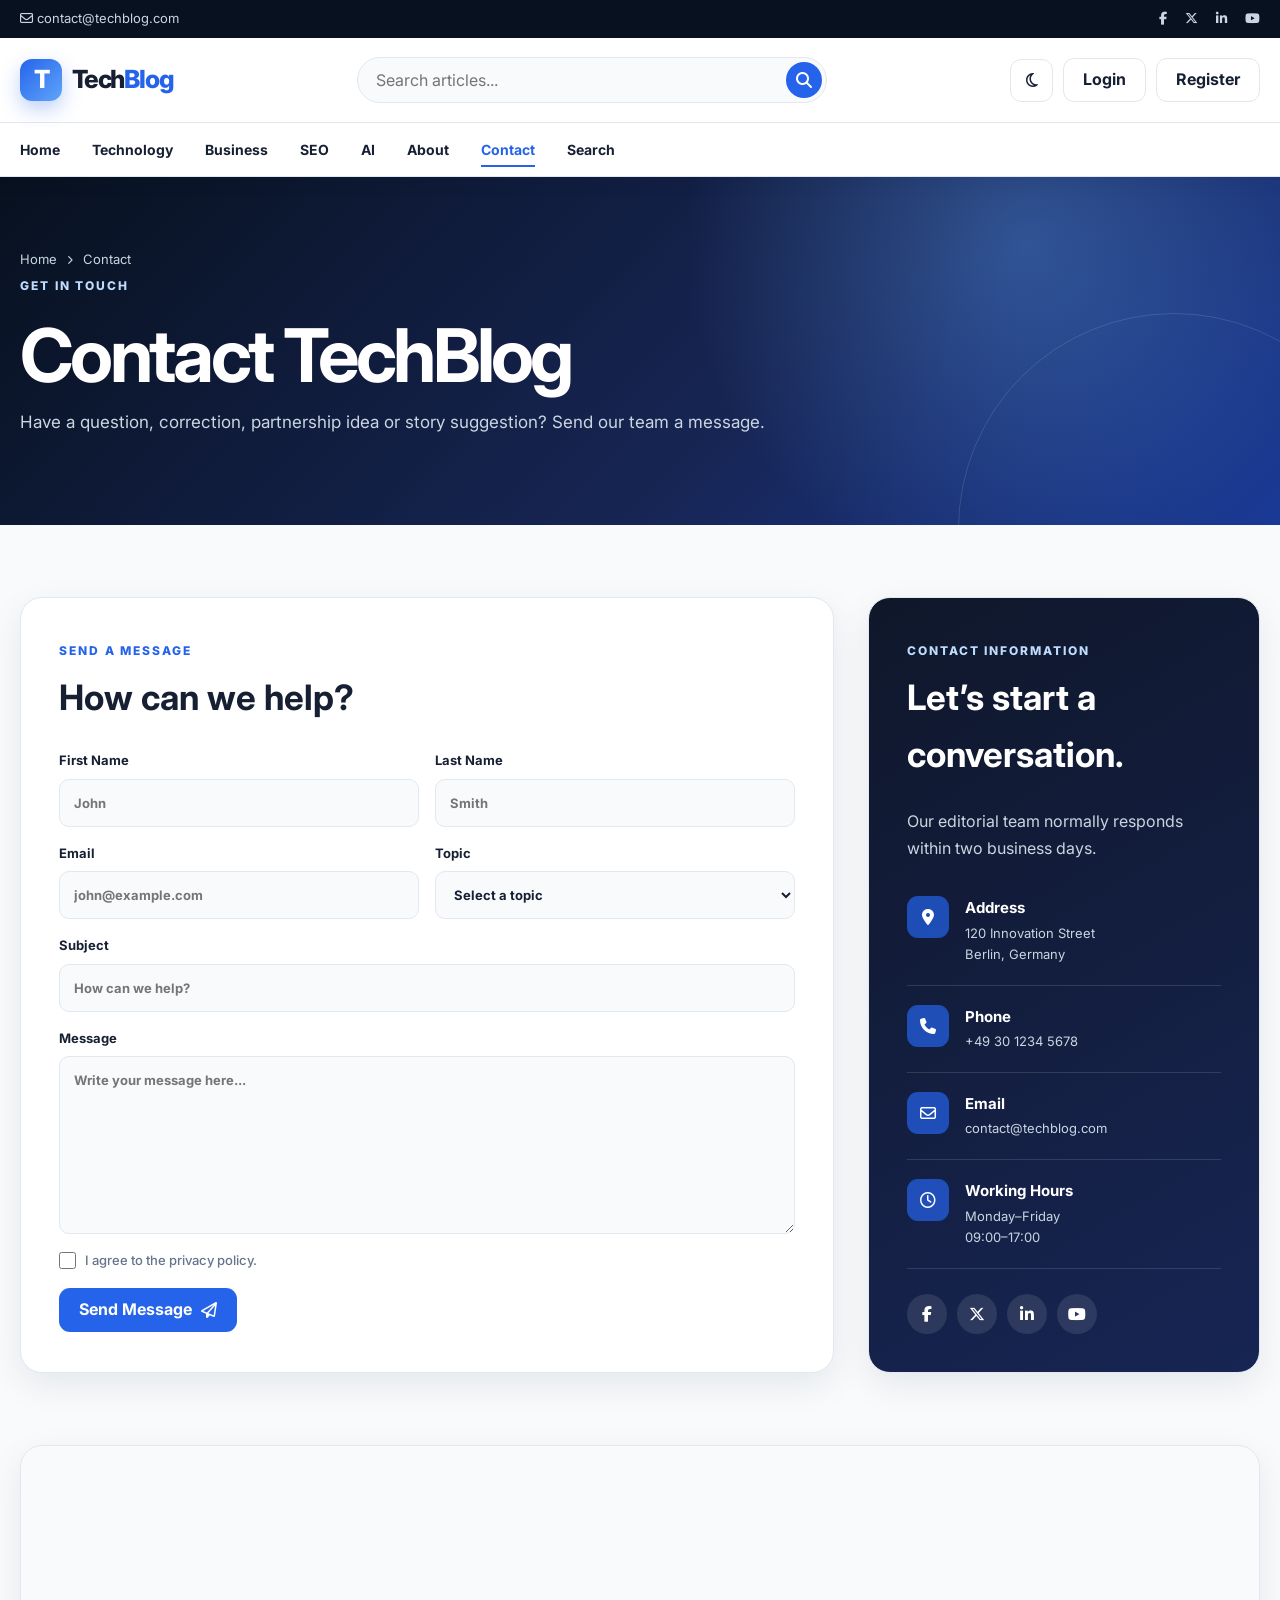
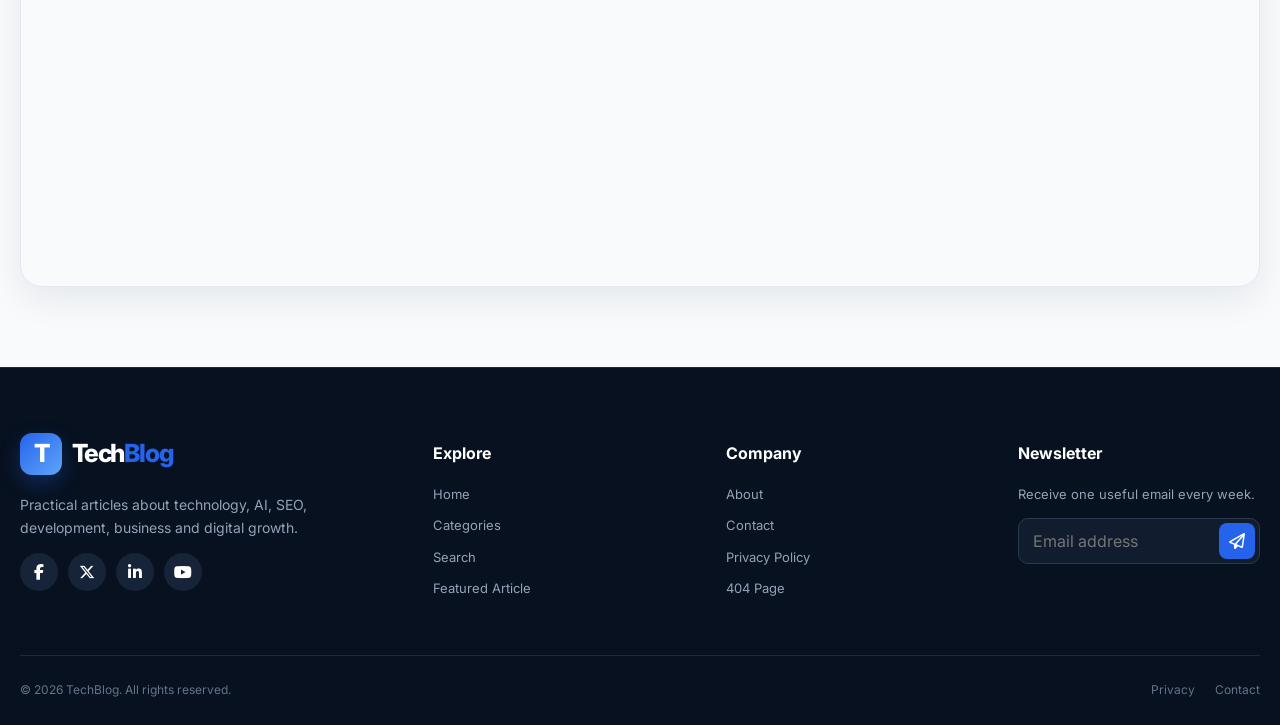
<file: contact.html>
<!-- =========================================================
     contact.html
========================================================= -->

<!DOCTYPE html>
<html lang="en" data-theme="light">

<head>

  <meta charset="UTF-8">

  <meta
    name="viewport"
    content="width=device-width, initial-scale=1.0"
  >

  <meta
    name="description"
    content="Contact TechBlog"
  >

  <title>Contact TechBlog</title>

  <link rel="preconnect" href="https://fonts.googleapis.com">

  <link
    rel="preconnect"
    href="https://fonts.gstatic.com"
    crossorigin
  >

  <link
    href="https://fonts.googleapis.com/css2?family=Inter:wght@400;500;600;700;800&family=Merriweather:wght@400;700&display=swap"
    rel="stylesheet"
  >

  <link
    rel="stylesheet"
    href="https://cdnjs.cloudflare.com/ajax/libs/font-awesome/6.5.2/css/all.min.css"
  >

  <link rel="stylesheet" href="style.css">

  <script src="script.js" defer></script>

</head>

<body data-page="contact">

  <div id="siteHeader"></div>

  <main>

    <section class="page-banner">

      <div class="container">

        <nav class="breadcrumb breadcrumb-light">

          <a href="index.html">
            Home
          </a>

          <i class="fa-solid fa-chevron-right"></i>

          <span>
            Contact
          </span>

        </nav>

        <span class="eyebrow eyebrow-light">
          Get in Touch
        </span>

        <h1>
          Contact TechBlog
        </h1>

        <p>
          Have a question, correction, partnership idea
          or story suggestion? Send our team a message.
        </p>

      </div>

    </section>

    <section class="container contact-layout section-space">

      <div class="contact-form-card">

        <span class="eyebrow">
          Send a Message
        </span>

        <h2>
          How can we help?
        </h2>

        <form id="contactForm">

          <div class="form-row">

            <label>

              First Name

              <input
                name="firstName"
                type="text"
                required
                placeholder="John"
              >

            </label>

            <label>

              Last Name

              <input
                name="lastName"
                type="text"
                required
                placeholder="Smith"
              >

            </label>

          </div>

          <div class="form-row">

            <label>

              Email

              <input
                name="email"
                type="email"
                required
                placeholder="john@example.com"
              >

            </label>

            <label>

              Topic

              <select
                name="topic"
                required
              >

                <option value="">
                  Select a topic
                </option>

                <option value="general">
                  General Question
                </option>

                <option value="correction">
                  Editorial Correction
                </option>

                <option value="partnership">
                  Partnership
                </option>

                <option value="contributor">
                  Write for Us
                </option>

              </select>

            </label>

          </div>

          <label>

            Subject

            <input
              name="subject"
              type="text"
              required
              placeholder="How can we help?"
            >

          </label>

          <label>

            Message

            <textarea
              name="message"
              rows="7"
              required
              placeholder="Write your message here..."
            ></textarea>

          </label>

          <label class="checkbox-label">

            <input
              type="checkbox"
              required
            >

            I agree to the privacy policy.

          </label>

          <button
            class="button button-primary"
            type="submit"
          >
            Send Message

            <i class="fa-regular fa-paper-plane"></i>
          </button>

        </form>

      </div>

      <aside class="contact-info">

        <div class="contact-info-intro">

          <span class="eyebrow eyebrow-light">
            Contact Information
          </span>

          <h2>
            Let’s start a conversation.
          </h2>

          <p>
            Our editorial team normally responds
            within two business days.
          </p>

        </div>

        <article class="contact-info-item">

          <div class="contact-info-icon">
            <i class="fa-solid fa-location-dot"></i>
          </div>

          <div>

            <h3>
              Address
            </h3>

            <p>
              120 Innovation Street
              <br>
              Berlin, Germany
            </p>

          </div>

        </article>

        <article class="contact-info-item">

          <div class="contact-info-icon">
            <i class="fa-solid fa-phone"></i>
          </div>

          <div>

            <h3>
              Phone
            </h3>

            <p>
              <a href="tel:+493012345678">
                +49 30 1234 5678
              </a>
            </p>

          </div>

        </article>

        <article class="contact-info-item">

          <div class="contact-info-icon">
            <i class="fa-regular fa-envelope"></i>
          </div>

          <div>

            <h3>
              Email
            </h3>

            <p>
              <a href="mailto:contact@techblog.com">
                contact@techblog.com
              </a>
            </p>

          </div>

        </article>

        <article class="contact-info-item">

          <div class="contact-info-icon">
            <i class="fa-regular fa-clock"></i>
          </div>

          <div>

            <h3>
              Working Hours
            </h3>

            <p>
              Monday–Friday
              <br>
              09:00–17:00
            </p>

          </div>

        </article>

        <div class="contact-socials">

          <a href="#" aria-label="Facebook">
            <i class="fa-brands fa-facebook-f"></i>
          </a>

          <a href="#" aria-label="Twitter">
            <i class="fa-brands fa-x-twitter"></i>
          </a>

          <a href="#" aria-label="LinkedIn">
            <i class="fa-brands fa-linkedin-in"></i>
          </a>

          <a href="#" aria-label="YouTube">
            <i class="fa-brands fa-youtube"></i>
          </a>

        </div>

      </aside>

    </section>

    <section class="container map-section">

      <iframe
        title="TechBlog office location"
        src="https://www.google.com/maps?q=Berlin%20Germany&z=12&output=embed"
        loading="lazy"
        referrerpolicy="no-referrer-when-downgrade"
      ></iframe>

    </section>

  </main>

  <div id="siteFooter"></div>

  <div
    id="toast"
    class="toast"
    role="status"
    aria-live="polite"
  ></div>

</body>

</html>
</file>
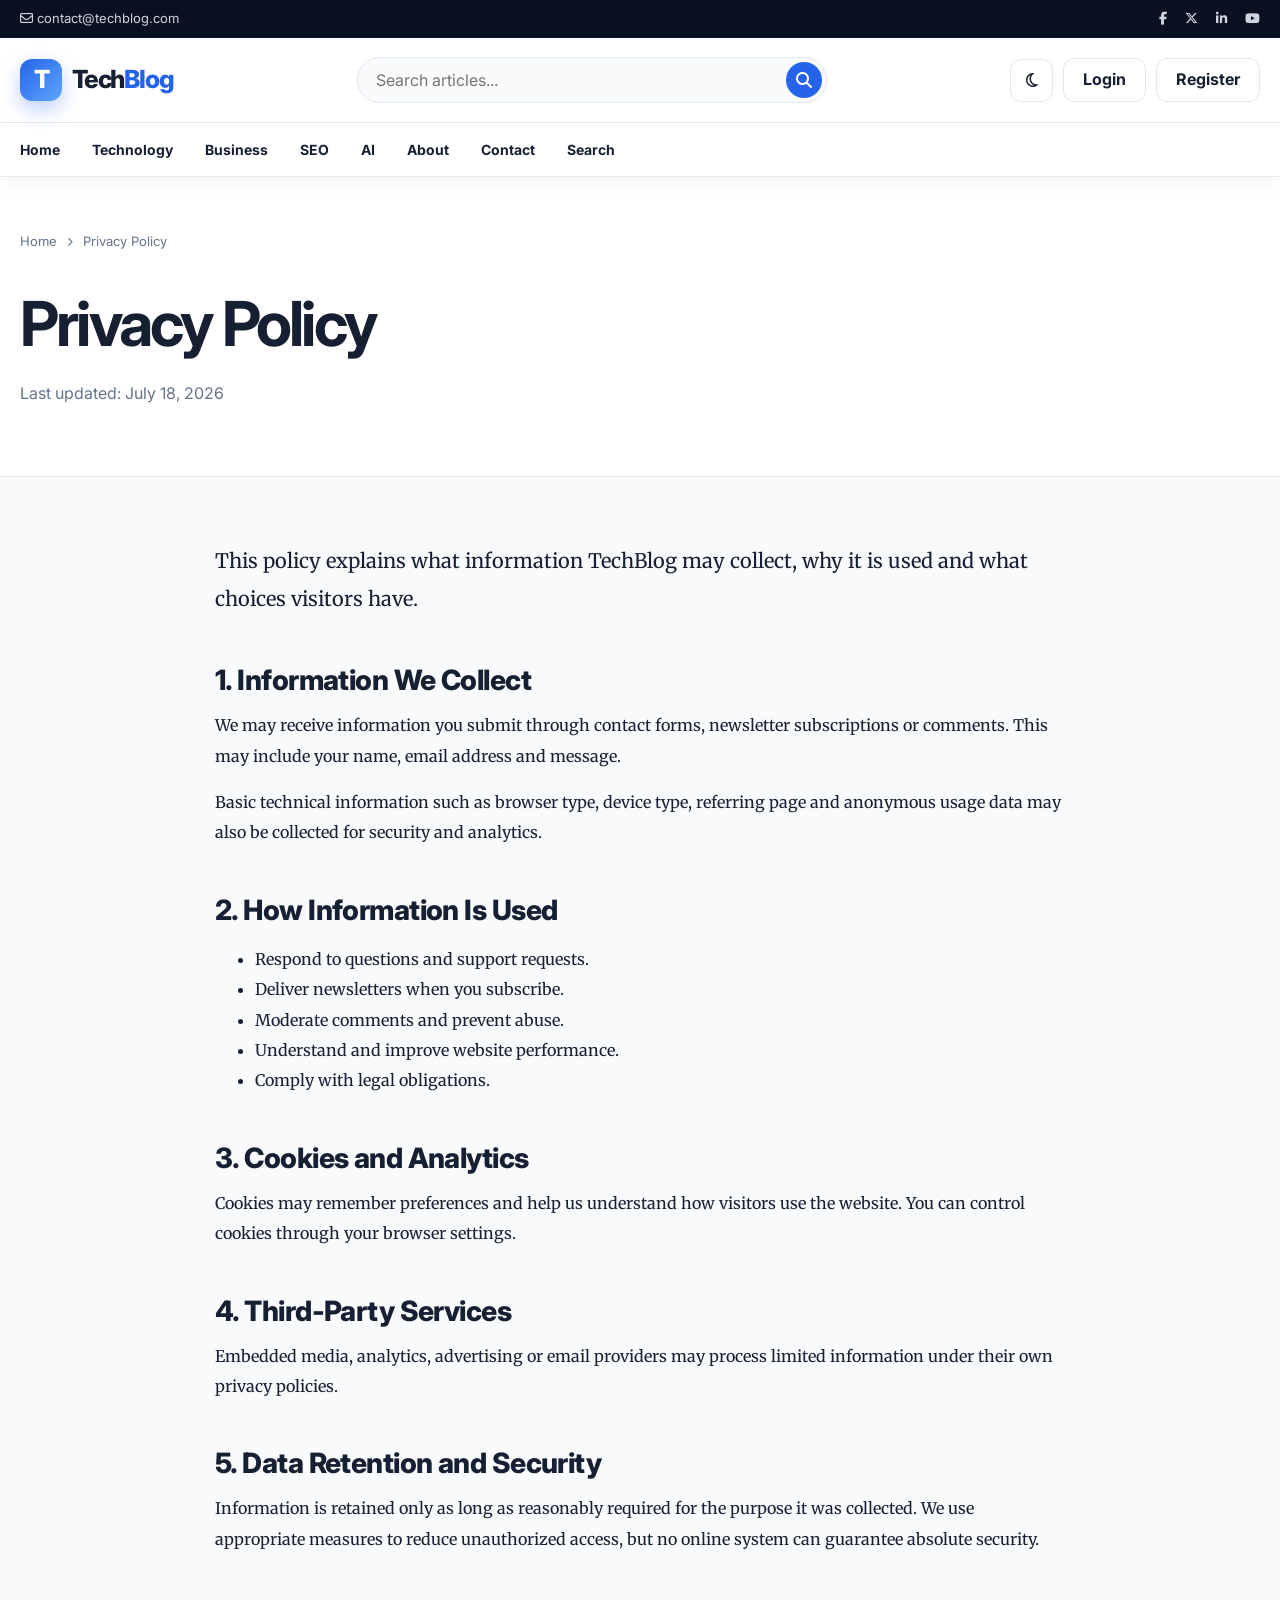
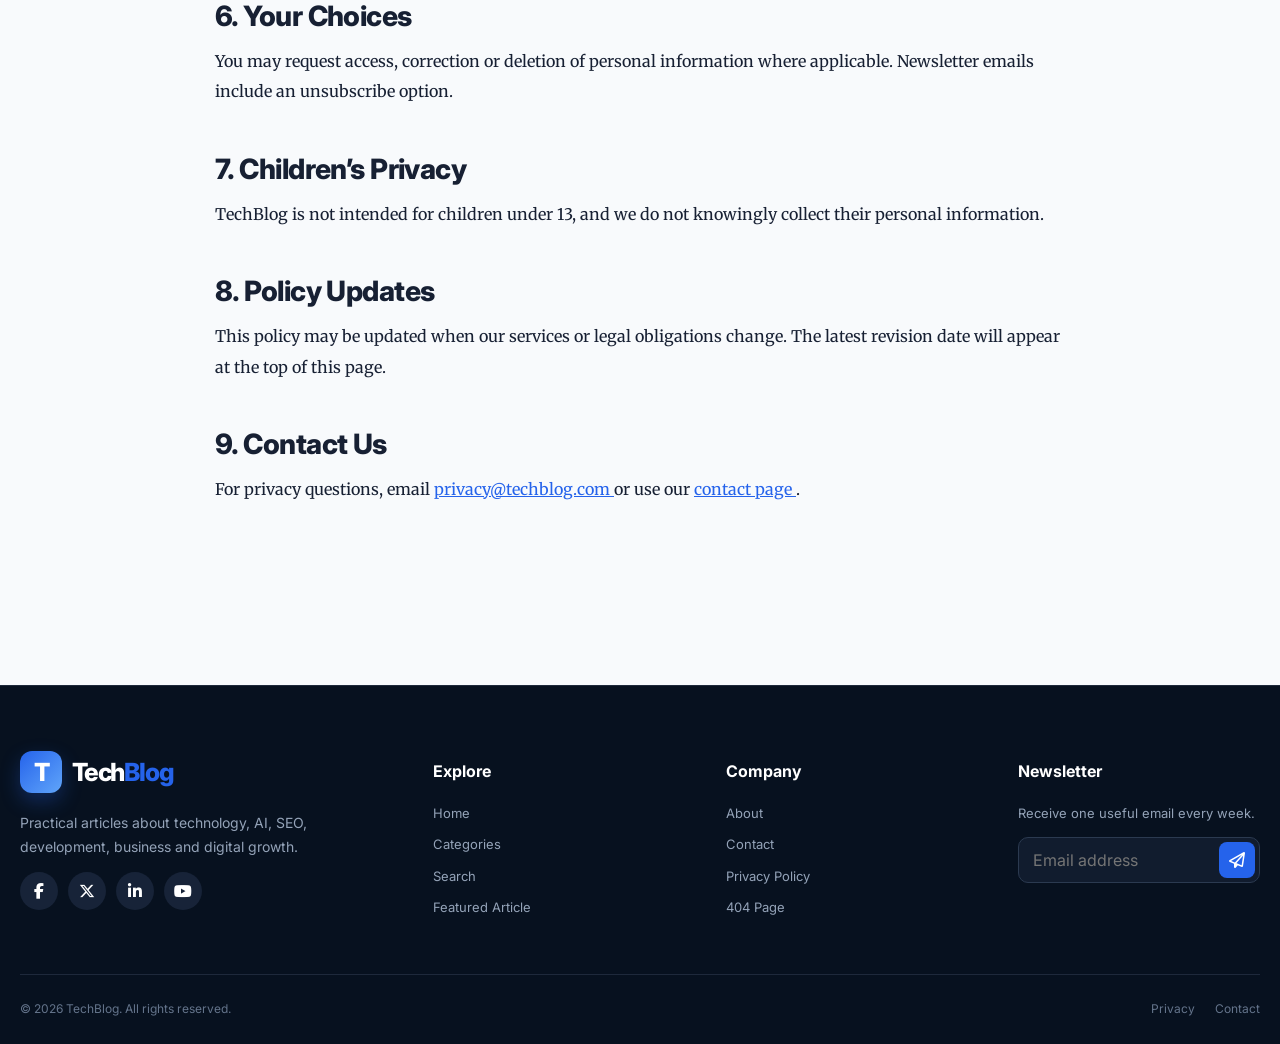
<file: privacy-policy.html>
<!-- =========================================================
     privacy-policy.html
========================================================= -->

<!DOCTYPE html>
<html lang="en" data-theme="light">

<head>

  <meta charset="UTF-8">

  <meta
    name="viewport"
    content="width=device-width, initial-scale=1.0"
  >

  <meta
    name="description"
    content="TechBlog privacy policy"
  >

  <title>Privacy Policy — TechBlog</title>

  <link rel="preconnect" href="https://fonts.googleapis.com">

  <link
    rel="preconnect"
    href="https://fonts.gstatic.com"
    crossorigin
  >

  <link
    href="https://fonts.googleapis.com/css2?family=Inter:wght@400;500;600;700;800&family=Merriweather:wght@400;700&display=swap"
    rel="stylesheet"
  >

  <link
    rel="stylesheet"
    href="https://cdnjs.cloudflare.com/ajax/libs/font-awesome/6.5.2/css/all.min.css"
  >

  <link rel="stylesheet" href="style.css">

  <script src="script.js" defer></script>

</head>

<body data-page="privacy">

  <div id="siteHeader"></div>

  <main>

    <section class="policy-hero">

      <div class="container">

        <nav class="breadcrumb">

          <a href="index.html">
            Home
          </a>

          <i class="fa-solid fa-chevron-right"></i>

          <span>
            Privacy Policy
          </span>

        </nav>

        <h1>
          Privacy Policy
        </h1>

        <p>
          Last updated: July 18, 2026
        </p>

      </div>

    </section>

    <article class="policy-content">

      <p class="lead">
        This policy explains what information TechBlog may
        collect, why it is used and what choices visitors have.
      </p>

      <h2>
        1. Information We Collect
      </h2>

      <p>
        We may receive information you submit through contact
        forms, newsletter subscriptions or comments. This may
        include your name, email address and message.
      </p>

      <p>
        Basic technical information such as browser type,
        device type, referring page and anonymous usage data
        may also be collected for security and analytics.
      </p>

      <h2>
        2. How Information Is Used
      </h2>

      <ul>

        <li>
          Respond to questions and support requests.
        </li>

        <li>
          Deliver newsletters when you subscribe.
        </li>

        <li>
          Moderate comments and prevent abuse.
        </li>

        <li>
          Understand and improve website performance.
        </li>

        <li>
          Comply with legal obligations.
        </li>

      </ul>

      <h2>
        3. Cookies and Analytics
      </h2>

      <p>
        Cookies may remember preferences and help us understand
        how visitors use the website. You can control cookies
        through your browser settings.
      </p>

      <h2>
        4. Third-Party Services
      </h2>

      <p>
        Embedded media, analytics, advertising or email
        providers may process limited information under
        their own privacy policies.
      </p>

      <h2>
        5. Data Retention and Security
      </h2>

      <p>
        Information is retained only as long as reasonably
        required for the purpose it was collected. We use
        appropriate measures to reduce unauthorized access,
        but no online system can guarantee absolute security.
      </p>

      <h2>
        6. Your Choices
      </h2>

      <p>
        You may request access, correction or deletion of
        personal information where applicable. Newsletter
        emails include an unsubscribe option.
      </p>

      <h2>
        7. Children’s Privacy
      </h2>

      <p>
        TechBlog is not intended for children under 13,
        and we do not knowingly collect their personal
        information.
      </p>

      <h2>
        8. Policy Updates
      </h2>

      <p>
        This policy may be updated when our services or
        legal obligations change. The latest revision date
        will appear at the top of this page.
      </p>

      <h2>
        9. Contact Us
      </h2>

      <p>
        For privacy questions, email

        <a href="mailto:privacy@techblog.com">
          privacy@techblog.com
        </a>

        or use our

        <a href="contact.html">
          contact page
        </a>.
      </p>

    </article>

  </main>

  <div id="siteFooter"></div>

  <div
    id="toast"
    class="toast"
    role="status"
    aria-live="polite"
  ></div>

</body>

</html>
</file>
<file: style.css>
/* =========================================================
   style.css
========================================================= */

:root {
  --primary: #2563eb;
  --primary-dark: #1d4ed8;
  --primary-light: #eff6ff;
  --navy: #0f172a;
  --text: #172033;
  --muted: #64748b;
  --border: #e2e8f0;
  --white: #ffffff;
  --surface: #ffffff;
  --surface-2: #f8fafc;
  --surface-3: #eef2f7;
  --success: #16a34a;
  --danger: #dc2626;
  --purple: #7c3aed;
  --shadow: 0 12px 35px rgba(15, 23, 42, 0.08);
  --shadow-lg: 0 24px 70px rgba(15, 23, 42, 0.15);
  --radius: 18px;
}

html[data-theme="dark"] {
  --text: #e5edf8;
  --muted: #9aa9bd;
  --border: #293750;
  --surface: #111c2e;
  --surface-2: #081222;
  --surface-3: #172338;
  --primary-light: rgba(37, 99, 235, 0.15);
  --shadow: 0 12px 35px rgba(0, 0, 0, 0.24);
  --shadow-lg: 0 24px 70px rgba(0, 0, 0, 0.35);
}

* {
  box-sizing: border-box;
}

html {
  scroll-behavior: smooth;
  scroll-padding-top: 155px;
}

body {
  margin: 0;
  overflow-x: hidden;
  color: var(--text);
  background: var(--surface-2);
  font-family: "Inter", Arial, sans-serif;
  line-height: 1.65;
}

body.no-scroll {
  overflow: hidden;
}

img {
  display: block;
  width: 100%;
  max-width: 100%;
}

a {
  color: inherit;
  text-decoration: none;
}

button,
input,
textarea,
select {
  font: inherit;
}

button {
  cursor: pointer;
}

h1,
h2,
h3,
h4,
p {
  margin-top: 0;
}

.container {
  width: min(1240px, calc(100% - 32px));
  margin-inline: auto;
}

.section-space {
  padding-block: 72px;
}

.section-space-small {
  padding-block: 42px 72px;
}

.sr-only {
  position: absolute;
  width: 1px;
  height: 1px;
  padding: 0;
  overflow: hidden;
  margin: -1px;
  border: 0;
  white-space: nowrap;
  clip: rect(0, 0, 0, 0);
}

/* =========================================================
   READING PROGRESS
========================================================= */

.reading-progress {
  position: fixed;
  z-index: 9999;
  top: 0;
  left: 0;
  width: 0;
  height: 3px;
  background: #2563eb;
  transition: width 0.08s linear;
}

/* =========================================================
   HEADER
========================================================= */

.site-header {
  position: sticky;
  z-index: 1000;
  top: 0;
  background: var(--surface);
  box-shadow: 0 4px 20px rgba(15, 23, 42, 0.06);
}

.topbar {
  color: #cbd5e1;
  background: #07111f;
  font-size: 13px;
}

.topbar-inner {
  display: flex;
  min-height: 38px;
  align-items: center;
  justify-content: space-between;
  gap: 20px;
}

.topbar a:hover {
  color: #ffffff;
}

.topbar-socials {
  display: flex;
  gap: 18px;
}

.main-header {
  border-bottom: 1px solid var(--border);
  background: var(--surface);
}

.header-inner {
  display: grid;
  min-height: 84px;
  grid-template-columns: auto minmax(260px, 470px) auto;
  align-items: center;
  justify-content: space-between;
  gap: 28px;
}

.logo {
  display: inline-flex;
  align-items: center;
  gap: 10px;
  color: var(--text);
  font-size: 25px;
  font-weight: 800;
  letter-spacing: -1.2px;
}

.logo-text span {
  color: var(--primary);
}

.logo-mark {
  display: grid;
  width: 42px;
  height: 42px;
  place-items: center;
  color: #ffffff;
  border-radius: 12px;
  background: linear-gradient(135deg, #2563eb, #60a5fa);
  box-shadow: 0 8px 20px rgba(37, 99, 235, 0.3);
}

.header-search {
  position: relative;
}

.header-search input {
  width: 100%;
  height: 46px;
  padding: 0 55px 0 18px;
  color: var(--text);
  border: 1px solid var(--border);
  border-radius: 999px;
  outline: 0;
  background: var(--surface-2);
}

.header-search input:focus {
  border-color: var(--primary);
  box-shadow: 0 0 0 4px rgba(37, 99, 235, 0.12);
}

.header-search button {
  position: absolute;
  top: 5px;
  right: 5px;
  width: 36px;
  height: 36px;
  color: #ffffff;
  border: 0;
  border-radius: 50%;
  background: var(--primary);
}

.header-actions {
  display: flex;
  align-items: center;
  justify-content: flex-end;
  gap: 10px;
}

.icon-button,
.menu-toggle {
  display: grid;
  width: 43px;
  height: 43px;
  place-items: center;
  color: var(--text);
  border: 1px solid var(--border);
  border-radius: 11px;
  background: var(--surface);
}

.menu-toggle {
  display: none;
}

.main-nav {
  border-bottom: 1px solid var(--border);
  background: var(--surface);
}

.nav-inner {
  display: flex;
  min-height: 51px;
  align-items: center;
  gap: 32px;
  font-size: 14px;
  font-weight: 700;
}

.nav-inner a {
  position: relative;
  padding-block: 15px;
}

.nav-inner a::after {
  position: absolute;
  bottom: 9px;
  left: 0;
  width: 0;
  height: 2px;
  content: "";
  background: var(--primary);
  transition: width 0.2s ease;
}

.nav-inner a:hover,
.nav-inner a.active {
  color: var(--primary);
}

.nav-inner a:hover::after,
.nav-inner a.active::after {
  width: 100%;
}

/* =========================================================
   BUTTONS
========================================================= */

.button {
  display: inline-flex;
  min-height: 44px;
  padding: 10px 19px;
  align-items: center;
  justify-content: center;
  gap: 9px;
  color: var(--text);
  border: 1px solid transparent;
  border-radius: 11px;
  background: transparent;
  font-weight: 700;
  line-height: 1.2;
  transition:
    transform 0.2s ease,
    background 0.2s ease,
    border-color 0.2s ease;
}

.button:hover {
  transform: translateY(-2px);
}

.button-primary {
  color: #ffffff;
  background: var(--primary);
}

.button-primary:hover {
  background: var(--primary-dark);
}

.button-outline {
  color: var(--text);
  border-color: var(--border);
  background: var(--surface);
}

.button-outline:hover {
  color: var(--primary);
  border-color: var(--primary);
}

.button-white {
  color: #0f172a;
  background: #ffffff;
}

/* =========================================================
   SHARED COMPONENTS
========================================================= */

.badge {
  display: inline-flex;
  padding: 6px 12px;
  align-items: center;
  color: #ffffff;
  border-radius: 999px;
  font-size: 11px;
  font-weight: 800;
  line-height: 1;
  letter-spacing: 0.04em;
  text-transform: uppercase;
}

.badge-blue {
  background: #2563eb;
}

.badge-green {
  background: #16a34a;
}

.badge-purple {
  background: #7c3aed;
}

.badge-red {
  background: #dc2626;
}

.badge-orange {
  background: #ea580c;
}

.eyebrow {
  display: inline-block;
  margin-bottom: 8px;
  color: var(--primary);
  font-size: 12px;
  font-weight: 800;
  letter-spacing: 0.16em;
  text-transform: uppercase;
}

.eyebrow-light {
  color: #bfdbfe;
}

.section-heading {
  display: flex;
  margin-bottom: 30px;
  align-items: end;
  justify-content: space-between;
  gap: 20px;
}

.section-heading h2 {
  margin-bottom: 7px;
  font-size: clamp(28px, 3vw, 40px);
  line-height: 1.15;
  letter-spacing: -0.03em;
}

.section-heading p {
  margin: 0;
  color: var(--muted);
}

.section-heading.centered {
  justify-content: center;
  text-align: center;
}

.section-heading.centered > div {
  max-width: 700px;
}

.ad-slot {
  display: grid;
  min-height: 110px;
  margin-block: 28px;
  place-items: center;
  color: var(--muted);
  border: 1px dashed #94a3b8;
  border-radius: var(--radius);
  background: var(--surface-3);
  font-weight: 700;
}

.breadcrumb {
  display: flex;
  align-items: center;
  flex-wrap: wrap;
  gap: 10px;
  color: var(--muted);
  font-size: 13px;
}

.breadcrumb i {
  font-size: 9px;
}

.breadcrumb a:hover {
  color: var(--primary);
}

.breadcrumb-light {
  color: #cbd5e1;
}

.page-banner {
  position: relative;
  overflow: hidden;
  padding-block: 72px;
  color: #ffffff;
  background:
    radial-gradient(
      circle at 80% 20%,
      rgba(96, 165, 250, 0.35),
      transparent 32%
    ),
    linear-gradient(135deg, #07111f, #172554 60%, #1d4ed8 140%);
}

.page-banner::after {
  position: absolute;
  right: -110px;
  bottom: -220px;
  width: 430px;
  height: 430px;
  content: "";
  border: 1px solid rgba(255, 255, 255, 0.12);
  border-radius: 50%;
}

.page-banner h1 {
  max-width: 850px;
  margin: 15px 0 14px;
  font-size: clamp(44px, 7vw, 74px);
  line-height: 1.02;
  letter-spacing: -0.05em;
}

.page-banner p {
  max-width: 760px;
  color: #cbd5e1;
  font-size: 17px;
}

/* =========================================================
   CARDS
========================================================= */

.post-grid {
  display: grid;
  gap: 24px;
}

.post-grid-4 {
  grid-template-columns: repeat(4, minmax(0, 1fr));
}

.post-grid-3 {
  grid-template-columns: repeat(3, minmax(0, 1fr));
}

.post-card {
  overflow: hidden;
  border: 1px solid var(--border);
  border-radius: var(--radius);
  background: var(--surface);
  box-shadow: var(--shadow);
  transition:
    transform 0.25s ease,
    box-shadow 0.25s ease;
}

.post-card:hover {
  transform: translateY(-6px);
  box-shadow: var(--shadow-lg);
}

.post-card-image {
  display: block;
  overflow: hidden;
}

.post-card img {
  height: 210px;
  object-fit: cover;
  transition: transform 0.5s ease;
}

.post-card:hover img {
  transform: scale(1.055);
}

.post-card-body {
  padding: 22px;
}

.post-card h3 {
  margin: 13px 0 10px;
  font-size: 19px;
  line-height: 1.35;
}

.post-card h3 a:hover {
  color: var(--primary);
}

.post-card p {
  color: var(--muted);
  font-size: 14px;
}

.card-meta {
  display: flex;
  justify-content: space-between;
  gap: 15px;
  color: var(--muted);
  font-size: 12px;
}

/* =========================================================
   HOME PAGE
========================================================= */

.home-hero {
  display: grid;
  grid-template-columns: minmax(0, 1.85fr) minmax(320px, 0.85fr);
  gap: 24px;
}

.hero-feature {
  position: relative;
  min-height: 560px;
  overflow: hidden;
  border-radius: 24px;
  box-shadow: var(--shadow-lg);
}

.hero-feature > img {
  position: absolute;
  inset: 0;
  height: 100%;
  object-fit: cover;
  transition: transform 0.8s ease;
}

.hero-feature:hover > img {
  transform: scale(1.04);
}

.hero-overlay {
  position: absolute;
  inset: 0;
  background:
    linear-gradient(
      to top,
      rgba(2, 6, 23, 0.96),
      rgba(2, 6, 23, 0.25) 72%,
      rgba(2, 6, 23, 0.02)
    );
}

.hero-content {
  position: absolute;
  z-index: 1;
  inset: auto 0 0;
  padding: 44px;
  color: #ffffff;
}

.hero-content h1 {
  max-width: 850px;
  margin: 17px 0 15px;
  font-size: clamp(34px, 4.4vw, 58px);
  line-height: 1.08;
  letter-spacing: -0.045em;
}

.hero-content p {
  max-width: 720px;
  color: #d8e2ef;
  font-size: 17px;
}

.post-meta {
  display: flex;
  margin-block: 17px;
  flex-wrap: wrap;
  gap: 18px;
  color: var(--muted);
  font-size: 13px;
}

.post-meta-light {
  color: #cbd5e1;
}

.hero-side-grid {
  display: grid;
  gap: 18px;
}

.mini-post-card {
  display: grid;
  min-height: 174px;
  grid-template-columns: 44% 1fr;
  overflow: hidden;
  border: 1px solid var(--border);
  border-radius: var(--radius);
  background: var(--surface);
  box-shadow: var(--shadow);
}

.mini-post-card img {
  height: 100%;
  object-fit: cover;
}

.mini-post-card > div {
  padding: 20px;
}

.mini-post-card h3 {
  margin: 11px 0 8px;
  font-size: 17px;
  line-height: 1.35;
}

.mini-post-card h3 a:hover {
  color: var(--primary);
}

.mini-post-card small {
  color: var(--muted);
}

.home-content-layout {
  display: grid;
  grid-template-columns: minmax(0, 1fr) 330px;
  gap: 38px;
}

.latest-list {
  display: grid;
  gap: 23px;
}

.horizontal-post {
  display: grid;
  grid-template-columns: minmax(240px, 36%) 1fr;
  overflow: hidden;
  border: 1px solid var(--border);
  border-radius: var(--radius);
  background: var(--surface);
  box-shadow: var(--shadow);
}

.horizontal-post img {
  height: 100%;
  min-height: 270px;
  object-fit: cover;
}

.horizontal-post > div {
  padding: 29px;
}

.horizontal-post h3 {
  margin: 13px 0 10px;
  font-size: 24px;
  line-height: 1.3;
}

.horizontal-post h3 a:hover {
  color: var(--primary);
}

.horizontal-post p {
  color: var(--muted);
}

.sidebar-stack,
.sticky-sidebar {
  display: grid;
  align-content: start;
  gap: 22px;
}

.sidebar-card,
.toc-card {
  padding: 26px;
  border: 1px solid var(--border);
  border-radius: var(--radius);
  background: var(--surface);
  box-shadow: var(--shadow);
}

.sidebar-card h3,
.toc-card h3 {
  margin-bottom: 10px;
  font-size: 20px;
}

.sidebar-card p {
  color: var(--muted);
  font-size: 14px;
}

.newsletter-form {
  display: grid;
  gap: 10px;
}

.newsletter-form input {
  width: 100%;
  height: 46px;
  padding-inline: 14px;
  color: var(--text);
  border: 1px solid var(--border);
  border-radius: 10px;
  outline: 0;
  background: var(--surface-2);
}

.tag-cloud {
  display: flex;
  flex-wrap: wrap;
  gap: 9px;
}

.tag-cloud a {
  padding: 8px 12px;
  color: var(--muted);
  border: 1px solid var(--border);
  border-radius: 999px;
  background: var(--surface-2);
  font-size: 12px;
  font-weight: 700;
}

.tag-cloud a:hover {
  color: #ffffff;
  border-color: var(--primary);
  background: var(--primary);
}

.popular-sidebar-post {
  display: grid;
  margin-top: 17px;
  grid-template-columns: 90px 1fr;
  gap: 13px;
}

.popular-sidebar-post img {
  height: 72px;
  border-radius: 10px;
  object-fit: cover;
}

.popular-sidebar-post h4 {
  margin: 0;
  font-size: 13px;
  line-height: 1.4;
}

.popular-sidebar-post small {
  color: var(--muted);
}

/* =========================================================
   SINGLE BLOG PAGE
========================================================= */

.blog-breadcrumb {
  padding-top: 30px;
}

.blog-layout {
  display: grid;
  grid-template-columns: minmax(0, 850px) 330px;
  align-items: start;
  justify-content: center;
  gap: 40px;
}

.blog-article {
  min-width: 0;
}

.article-header,
.featured-image,
.article-body,
.related-section,
.comments-section {
  border: 1px solid var(--border);
  background: var(--surface);
  box-shadow: var(--shadow);
}

.article-header {
  padding: 46px 48px 38px;
  border-bottom: 0;
  border-radius: 22px 22px 0 0;
}

.article-header h1 {
  margin: 18px 0 14px;
  font-size: clamp(38px, 5vw, 58px);
  line-height: 1.08;
  letter-spacing: -0.045em;
}

.article-intro {
  max-width: 760px;
  color: var(--muted);
  font-size: 18px;
}

.author-row {
  display: flex;
  margin-top: 28px;
  padding-top: 24px;
  align-items: center;
  gap: 13px;
  border-top: 1px solid var(--border);
}

.author-row > img {
  width: 50px;
  height: 50px;
  border-radius: 50%;
  object-fit: cover;
}

.author-information {
  display: grid;
  line-height: 1.35;
}

.author-information span {
  color: var(--muted);
  font-size: 12px;
}

.article-meta {
  display: flex;
  margin-left: auto;
  flex-wrap: wrap;
  gap: 18px;
  color: var(--muted);
  font-size: 12px;
}

.featured-image {
  margin: 0;
  border-bottom: 0;
}

.featured-image img {
  height: 490px;
  object-fit: cover;
}

.featured-image figcaption {
  padding: 10px 18px;
  color: var(--muted);
  background: var(--surface-2);
  font-size: 12px;
  text-align: center;
}

.article-body {
  padding: 42px 48px 50px;
  border-radius: 0 0 22px 22px;
  font-family: "Merriweather", Georgia, serif;
  font-size: 17px;
  line-height: 1.9;
}

.article-body > * {
  max-width: 740px;
  margin-inline: auto;
}

.article-body .lead {
  font-size: 20px;
  line-height: 1.75;
}

.article-body h2,
.article-body h3 {
  scroll-margin-top: 155px;
  font-family: "Inter", Arial, sans-serif;
}

.article-body h2 {
  margin-top: 48px;
  margin-bottom: 16px;
  font-size: 31px;
  line-height: 1.25;
  letter-spacing: -0.025em;
}

.article-body h3 {
  margin-top: 32px;
  margin-bottom: 10px;
  font-size: 22px;
}

.article-body p {
  color: var(--text);
}

.article-body ul,
.article-body ol {
  padding-left: 25px;
}

.article-body li {
  margin-bottom: 8px;
}

.article-body blockquote {
  margin-block: 30px;
  padding: 20px 24px;
  border-left: 4px solid var(--primary);
  border-radius: 0 12px 12px 0;
  background: var(--primary-light);
  font-size: 20px;
  font-style: italic;
}

.article-body pre {
  overflow: auto;
  margin-block: 30px;
  padding: 24px;
  color: #e2e8f0;
  border-radius: 14px;
  background: #07111f;
  font:
    14px/1.7 ui-monospace,
    SFMono-Regular,
    Menlo,
    Consolas,
    monospace;
}

.article-callout {
  display: flex;
  margin-block: 28px;
  padding: 22px;
  gap: 16px;
  border: 1px solid #bfdbfe;
  border-radius: 14px;
  background: var(--primary-light);
  font-family: "Inter", Arial, sans-serif;
}

.article-callout > i {
  margin-top: 4px;
  color: var(--primary);
  font-size: 22px;
}

.article-callout p {
  margin: 5px 0 0;
  font-size: 14px;
  line-height: 1.65;
}

.mobile-toc {
  display: none;
  margin: 25px 0;
}

.sticky-sidebar {
  position: sticky;
  top: 150px;
}

.toc-card h3 {
  display: flex;
  align-items: center;
  gap: 10px;
}

.toc-card ol {
  margin: 18px 0 0;
  padding: 0;
  list-style: none;
  counter-reset: toc;
}

.toc-card li {
  margin-bottom: 12px;
  counter-increment: toc;
}

.toc-card a {
  display: grid;
  grid-template-columns: 28px 1fr;
  gap: 8px;
  color: var(--muted);
  font-size: 13px;
  line-height: 1.45;
}

.toc-card a::before {
  content: counter(toc, decimal-leading-zero);
  color: var(--primary);
  font-weight: 800;
}

.toc-card a:hover,
.toc-card a.active {
  color: var(--primary);
}

.toc-progress {
  overflow: hidden;
  height: 4px;
  margin-top: 22px;
  border-radius: 99px;
  background: var(--surface-3);
}

.toc-progress span {
  display: block;
  width: 0;
  height: 100%;
  background: var(--primary);
}

.author-widget {
  text-align: center;
}

.author-widget > img {
  width: 90px;
  height: 90px;
  margin: 0 auto 14px;
  border-radius: 50%;
  object-fit: cover;
}

.author-socials {
  display: flex;
  justify-content: center;
  gap: 9px;
}

.author-socials a {
  display: grid;
  width: 36px;
  height: 36px;
  place-items: center;
  color: var(--primary);
  border-radius: 50%;
  background: var(--primary-light);
}

.floating-share {
  position: fixed;
  z-index: 40;
  top: 50%;
  left: max(16px, calc((100vw - 1390px) / 2));
  display: grid;
  padding: 11px 8px;
  gap: 8px;
  transform: translateY(-50%);
  border: 1px solid var(--border);
  border-radius: 999px;
  background: var(--surface);
  box-shadow: var(--shadow);
}

.floating-share > span {
  color: var(--muted);
  font-size: 9px;
  font-weight: 800;
  letter-spacing: 0.12em;
  text-transform: uppercase;
  writing-mode: vertical-rl;
  transform: rotate(180deg);
}

.floating-share button {
  width: 35px;
  height: 35px;
  color: var(--muted);
  border: 0;
  border-radius: 50%;
  background: var(--surface-2);
}

.floating-share button:hover {
  color: #ffffff;
  background: var(--primary);
}

/* FAQ */

.faq-section {
  max-width: 100% !important;
  margin-top: 62px;
  padding-top: 45px;
  border-top: 1px solid var(--border);
  font-family: "Inter", Arial, sans-serif;
}

.faq-list {
  display: grid;
  gap: 12px;
}

.faq-item {
  overflow: hidden;
  border: 1px solid var(--border);
  border-radius: 13px;
  background: var(--surface-2);
}

.faq-question {
  display: flex;
  width: 100%;
  min-height: 58px;
  padding: 15px 18px;
  align-items: center;
  justify-content: space-between;
  gap: 16px;
  color: var(--text);
  border: 0;
  background: transparent;
  font-weight: 700;
  text-align: left;
}

.faq-answer {
  overflow: hidden;
  max-height: 0;
  transition: max-height 0.3s ease;
}

.faq-answer p {
  margin: 0;
  padding: 0 18px 18px;
  color: var(--muted);
  font:
    14px/1.7 "Inter",
    Arial,
    sans-serif;
}

.faq-item.open .faq-answer {
  max-height: 250px;
}

.faq-item.open .faq-question i {
  transform: rotate(45deg);
}

.article-share-bottom {
  max-width: 100% !important;
  margin-top: 45px;
  padding-top: 28px;
  border-top: 1px solid var(--border);
  font-family: "Inter", Arial, sans-serif;
}

.article-share-buttons {
  display: flex;
  margin-top: 13px;
  flex-wrap: wrap;
  gap: 9px;
}

.article-share-buttons button {
  padding: 9px 13px;
  color: var(--text);
  border: 1px solid var(--border);
  border-radius: 9px;
  background: var(--surface-2);
}

.article-share-buttons button:hover {
  color: #ffffff;
  border-color: var(--primary);
  background: var(--primary);
}

/* Related Posts */

.related-section,
.comments-section {
  margin-top: 32px;
  padding: 34px;
  border-radius: 20px;
}

.related-grid {
  display: grid;
  grid-template-columns: repeat(3, minmax(0, 1fr));
  gap: 18px;
}

.related-card {
  overflow: hidden;
  border: 1px solid var(--border);
  border-radius: 14px;
  background: var(--surface-2);
}

.related-card-image {
  display: block;
  overflow: hidden;
}

.related-card img {
  height: 145px;
  object-fit: cover;
  transition: transform 0.4s ease;
}

.related-card:hover img {
  transform: scale(1.05);
}

.related-card > div {
  padding: 16px;
}

.related-card-category {
  color: var(--primary);
  font-size: 11px;
  font-weight: 800;
  text-transform: uppercase;
}

.related-card h3 {
  margin: 7px 0 9px;
  font-size: 16px;
  line-height: 1.4;
}

.related-card h3 a:hover {
  color: var(--primary);
}

.related-card small {
  color: var(--muted);
}

/* Comments */

.comments-heading {
  display: flex;
  margin-bottom: 28px;
  align-items: end;
  justify-content: space-between;
  gap: 18px;
}

.comments-heading h2 {
  margin-bottom: 0;
  font-size: 31px;
}

.comment-list {
  display: grid;
  gap: 22px;
}

.comment {
  display: grid;
  grid-template-columns: 54px 1fr;
  gap: 15px;
}

.comment > img {
  width: 54px;
  height: 54px;
  border-radius: 50%;
  object-fit: cover;
}

.comment-content {
  padding: 20px;
  border: 1px solid var(--border);
  border-radius: 14px;
  background: var(--surface-2);
}

.comment-top {
  display: flex;
  justify-content: space-between;
  gap: 15px;
}

.comment-user {
  display: grid;
  line-height: 1.4;
}

.comment-user time {
  color: var(--muted);
  font-size: 11px;
}

.comment-content p {
  margin: 13px 0;
  color: var(--muted);
  font-size: 14px;
}

.comment-actions {
  display: flex;
  gap: 15px;
}

.comment-actions button {
  padding: 0;
  color: var(--muted);
  border: 0;
  background: transparent;
  font-size: 12px;
  font-weight: 700;
}

.comment-actions button:hover,
.comment-actions button.liked {
  color: var(--primary);
}

.reply-comment {
  margin-left: 68px;
}

.author-badge {
  padding: 2px 6px;
  color: #ffffff;
  border-radius: 5px;
  background: var(--primary);
  font-size: 9px;
}

.comment-form {
  margin-top: 38px;
  padding-top: 34px;
  border-top: 1px solid var(--border);
}

/* =========================================================
   FORMS
========================================================= */

.form-row {
  display: grid;
  grid-template-columns: repeat(2, minmax(0, 1fr));
  gap: 16px;
}

label {
  display: grid;
  margin-bottom: 16px;
  gap: 7px;
  font-size: 13px;
  font-weight: 700;
}

input,
textarea,
select {
  width: 100%;
  color: var(--text);
  border: 1px solid var(--border);
  border-radius: 10px;
  outline: none;
  background: var(--surface-2);
}

input,
select {
  height: 48px;
  padding-inline: 14px;
}

textarea {
  padding: 13px 14px;
  resize: vertical;
}

input:focus,
textarea:focus,
select:focus {
  border-color: var(--primary);
  box-shadow: 0 0 0 4px rgba(37, 99, 235, 0.11);
}

.checkbox-label {
  display: flex;
  align-items: center;
  gap: 9px;
  color: var(--muted);
  font-weight: 500;
}

.checkbox-label input {
  width: 17px;
  height: 17px;
  margin: 0;
}

/* =========================================================
   CATEGORY PAGE
========================================================= */

.banner-stats {
  display: flex;
  margin-top: 30px;
  flex-wrap: wrap;
  gap: 35px;
}

.banner-stats span {
  display: grid;
  color: #bfdbfe;
  font-size: 12px;
}

.banner-stats strong {
  color: #ffffff;
  font-size: 25px;
}

.category-toolbar,
.search-toolbar {
  display: flex;
  margin-bottom: 28px;
  align-items: end;
  justify-content: space-between;
  gap: 20px;
}

.category-toolbar h2,
.search-toolbar h2 {
  margin-bottom: 3px;
  font-size: 32px;
}

.category-toolbar p,
.search-toolbar p {
  margin: 0;
  color: var(--muted);
  font-size: 13px;
}

.category-toolbar select {
  width: 210px;
  background: var(--surface);
}

.pagination {
  display: flex;
  margin-top: 42px;
  justify-content: center;
  flex-wrap: wrap;
  gap: 8px;
}

.pagination button {
  min-width: 42px;
  height: 42px;
  padding: 0 11px;
  color: var(--text);
  border: 1px solid var(--border);
  border-radius: 9px;
  background: var(--surface);
  font-weight: 700;
}

.pagination button:hover,
.pagination button.active {
  color: #ffffff;
  border-color: var(--primary);
  background: var(--primary);
}

.pagination button:disabled {
  cursor: not-allowed;
  opacity: 0.45;
}

/* =========================================================
   SEARCH PAGE
========================================================= */

.search-hero {
  padding-block: 80px;
  color: #ffffff;
  background: linear-gradient(135deg, #081226, #172554 57%, #2563eb 150%);
}

.search-hero-inner {
  max-width: 890px;
  text-align: center;
}

.search-hero h1 {
  margin: 6px 0 12px;
  font-size: clamp(43px, 7vw, 72px);
  letter-spacing: -0.05em;
}

.search-hero p {
  color: #cbd5e1;
  font-size: 17px;
}

.large-search {
  position: relative;
  margin-top: 28px;
}

.large-search input {
  height: 68px;
  padding: 0 165px 0 24px;
  color: #0f172a;
  border: 0;
  border-radius: 16px;
  background: #ffffff;
  font-size: 16px;
}

.large-search button {
  position: absolute;
  top: 7px;
  right: 7px;
  height: 54px;
  padding: 0 24px;
  color: #ffffff;
  border: 0;
  border-radius: 12px;
  background: var(--primary);
  font-weight: 800;
}

.popular-searches {
  display: flex;
  margin-top: 17px;
  flex-wrap: wrap;
  justify-content: center;
  gap: 9px;
  color: #bfdbfe;
  font-size: 12px;
}

.popular-searches button {
  padding: 5px 10px;
  color: #ffffff;
  border: 1px solid rgba(255, 255, 255, 0.25);
  border-radius: 999px;
  background: rgba(255, 255, 255, 0.08);
}

.search-filter-row {
  display: flex;
  align-items: center;
  gap: 12px;
}

.search-filter-row select {
  width: 170px;
  background: var(--surface);
}

.sort-buttons {
  display: flex;
  padding: 4px;
  border: 1px solid var(--border);
  border-radius: 11px;
  background: var(--surface);
}

.sort-buttons button {
  padding: 8px 14px;
  color: var(--muted);
  border: 0;
  border-radius: 8px;
  background: transparent;
  font-size: 12px;
  font-weight: 800;
}

.sort-buttons button.active {
  color: #ffffff;
  background: var(--primary);
}

.search-results {
  display: grid;
  gap: 18px;
}

.search-result-card {
  display: grid;
  grid-template-columns: 260px 1fr;
  overflow: hidden;
  border: 1px solid var(--border);
  border-radius: var(--radius);
  background: var(--surface);
  box-shadow: var(--shadow);
}

.search-result-card img {
  min-height: 215px;
  height: 100%;
  object-fit: cover;
}

.search-result-body {
  padding: 26px;
}

.search-result-card h3 {
  margin: 12px 0 8px;
  font-size: 25px;
  line-height: 1.3;
}

.search-result-card h3 a:hover {
  color: var(--primary);
}

.search-result-card p {
  color: var(--muted);
}

.empty-state {
  padding: 75px 20px;
  border: 1px dashed var(--border);
  border-radius: var(--radius);
  background: var(--surface);
  text-align: center;
}

.empty-state-icon {
  display: grid;
  width: 74px;
  height: 74px;
  margin: 0 auto 17px;
  place-items: center;
  color: var(--primary);
  border-radius: 50%;
  background: var(--primary-light);
  font-size: 30px;
}

.empty-state p {
  color: var(--muted);
}

/* =========================================================
   ABOUT PAGE
========================================================= */

.about-hero {
  padding-block: 80px;
}

.about-hero-grid {
  display: grid;
  grid-template-columns: minmax(0, 1fr) minmax(380px, 0.82fr);
  align-items: center;
  gap: 70px;
}

.about-hero h1 {
  font-size: clamp(43px, 6vw, 70px);
}

.about-visual {
  position: relative;
}

.about-visual img {
  height: 420px;
  object-fit: cover;
  border: 8px solid rgba(255, 255, 255, 0.12);
  border-radius: 26px;
}

.floating-stat {
  position: absolute;
  bottom: 26px;
  left: -32px;
  display: grid;
  padding: 19px 24px;
  color: #0f172a;
  border-radius: 14px;
  background: #ffffff;
  box-shadow: var(--shadow-lg);
}

.floating-stat strong {
  font-size: 28px;
}

.floating-stat span {
  color: #64748b;
  font-size: 12px;
}

.mission-grid {
  display: grid;
  grid-template-columns: repeat(3, minmax(0, 1fr));
  gap: 24px;
}

.mission-card {
  padding: 34px;
  border: 1px solid var(--border);
  border-radius: var(--radius);
  background: var(--surface);
  box-shadow: var(--shadow);
}

.feature-icon {
  display: grid;
  width: 56px;
  height: 56px;
  margin-bottom: 22px;
  place-items: center;
  color: var(--primary);
  border-radius: 15px;
  background: var(--primary-light);
  font-size: 22px;
}

.mission-card h3 {
  margin-bottom: 9px;
  font-size: 23px;
}

.mission-card p {
  color: var(--muted);
}

.timeline-section {
  background: var(--surface-3);
}

.timeline {
  position: relative;
  display: grid;
  max-width: 850px;
  gap: 27px;
}

.timeline::before {
  position: absolute;
  top: 12px;
  bottom: 12px;
  left: 45px;
  width: 2px;
  content: "";
  background: #bfdbfe;
}

.timeline-item {
  position: relative;
  z-index: 1;
  display: grid;
  grid-template-columns: 90px 1fr;
  gap: 24px;
}

.timeline-year {
  display: grid;
  width: 90px;
  height: 42px;
  place-items: center;
  color: #ffffff;
  border-radius: 999px;
  background: var(--primary);
  font-weight: 800;
}

.timeline-content {
  padding: 22px 25px;
  border: 1px solid var(--border);
  border-radius: 14px;
  background: var(--surface);
}

.timeline-content h3 {
  margin-bottom: 5px;
}

.timeline-content p {
  margin: 0;
  color: var(--muted);
}

.team-grid {
  display: grid;
  grid-template-columns: repeat(4, minmax(0, 1fr));
  gap: 23px;
}

.team-card {
  overflow: hidden;
  padding-bottom: 22px;
  border: 1px solid var(--border);
  border-radius: var(--radius);
  background: var(--surface);
  box-shadow: var(--shadow);
  text-align: center;
}

.team-card img {
  height: 280px;
  object-fit: cover;
}

.team-card h3 {
  margin: 18px 0 2px;
}

.team-card p {
  margin-bottom: 12px;
  color: var(--muted);
  font-size: 13px;
}

.team-socials {
  display: flex;
  justify-content: center;
  gap: 9px;
}

.team-socials a {
  display: grid;
  width: 34px;
  height: 34px;
  place-items: center;
  color: var(--primary);
  border-radius: 50%;
  background: var(--primary-light);
}

.cta-section {
  display: flex;
  margin-block: 40px 80px;
  padding: 45px 50px;
  align-items: center;
  justify-content: space-between;
  gap: 30px;
  color: #ffffff;
  border-radius: 24px;
  background: linear-gradient(135deg, #1d4ed8, #0f172a);
  box-shadow: var(--shadow-lg);
}

.cta-section h2 {
  margin-bottom: 7px;
  font-size: 38px;
}

.cta-section p {
  margin: 0;
  color: #cbd5e1;
}

/* =========================================================
   CONTACT PAGE
========================================================= */

.contact-layout {
  display: grid;
  grid-template-columns: minmax(0, 1.35fr) minmax(320px, 0.65fr);
  gap: 34px;
}

.contact-form-card,
.contact-info {
  padding: 38px;
  border: 1px solid var(--border);
  border-radius: 22px;
  background: var(--surface);
  box-shadow: var(--shadow);
}

.contact-form-card h2,
.contact-info h2 {
  margin-bottom: 24px;
  font-size: 35px;
}

.contact-info {
  color: #ffffff;
  background: linear-gradient(150deg, #0f172a, #172554);
}

.contact-info-intro p {
  color: #cbd5e1;
}

.contact-info-item {
  display: flex;
  padding-block: 19px;
  gap: 16px;
  border-bottom: 1px solid rgba(255, 255, 255, 0.13);
}

.contact-info-icon {
  display: grid;
  width: 42px;
  height: 42px;
  flex: 0 0 42px;
  place-items: center;
  color: #ffffff;
  border-radius: 11px;
  background: rgba(37, 99, 235, 0.7);
}

.contact-info-item h3 {
  margin-bottom: 2px;
  font-size: 15px;
}

.contact-info-item p {
  margin: 0;
  color: #cbd5e1;
  font-size: 13px;
}

.contact-socials {
  display: flex;
  margin-top: 25px;
  gap: 10px;
}

.contact-socials a {
  display: grid;
  width: 40px;
  height: 40px;
  place-items: center;
  color: #ffffff;
  border-radius: 50%;
  background: rgba(255, 255, 255, 0.1);
}

.map-section {
  overflow: hidden;
  margin-bottom: 80px;
  border: 1px solid var(--border);
  border-radius: 22px;
  box-shadow: var(--shadow);
}

.map-section iframe {
  display: block;
  width: 100%;
  height: 440px;
  border: 0;
}

/* =========================================================
   PRIVACY PAGE
========================================================= */

.policy-hero {
  padding-block: 54px;
  border-bottom: 1px solid var(--border);
  background: var(--surface);
}

.policy-hero h1 {
  margin: 20px 0 5px;
  font-size: clamp(40px, 6vw, 62px);
  letter-spacing: -0.045em;
}

.policy-hero p {
  color: var(--muted);
}

.policy-content {
  width: min(850px, calc(100% - 32px));
  margin: 0 auto;
  padding-block: 65px 85px;
  font-family: "Merriweather", Georgia, serif;
  font-size: 16px;
  line-height: 1.9;
}

.policy-content .lead {
  font-size: 20px;
}

.policy-content h2 {
  margin-top: 45px;
  margin-bottom: 12px;
  font:
    800 28px/1.25 "Inter",
    Arial,
    sans-serif;
  letter-spacing: -0.02em;
}

.policy-content a {
  color: var(--primary);
  text-decoration: underline;
}

/* =========================================================
   404 PAGE
========================================================= */

.not-found-page {
  display: grid;
  min-height: 700px;
  padding-block: 70px;
  grid-template-columns: 1fr 1fr;
  align-items: center;
  gap: 70px;
}

.not-found-illustration {
  position: relative;
  display: grid;
  min-height: 450px;
  place-items: center;
}

.error-number {
  position: relative;
  z-index: 2;
  color: var(--primary);
  font-size: clamp(120px, 20vw, 240px);
  font-weight: 800;
  line-height: 1;
  letter-spacing: -0.09em;
  text-shadow: 0 25px 60px rgba(37, 99, 235, 0.2);
}

.orbit {
  position: absolute;
  border: 1px solid #bfdbfe;
  border-radius: 50%;
}

.orbit-one {
  width: 380px;
  height: 380px;
  animation: spin 14s linear infinite;
}

.orbit-two {
  width: 285px;
  height: 285px;
  border-style: dashed;
  animation: spin 10s linear infinite reverse;
}

@keyframes spin {
  to {
    transform: rotate(360deg);
  }
}

.lost-card {
  position: absolute;
  z-index: 3;
  right: 5%;
  bottom: 12%;
  display: flex;
  padding: 13px 16px;
  align-items: center;
  gap: 10px;
  border: 1px solid var(--border);
  border-radius: 12px;
  background: var(--surface);
  box-shadow: var(--shadow-lg);
  font-weight: 700;
}

.lost-card i {
  color: var(--primary);
}

.not-found-content h1 {
  margin: 8px 0 13px;
  font-size: clamp(40px, 6vw, 64px);
  line-height: 1.05;
  letter-spacing: -0.05em;
}

.not-found-content > p {
  max-width: 570px;
  color: var(--muted);
  font-size: 17px;
}

.not-found-search {
  position: relative;
  max-width: 520px;
  margin-block: 25px;
}

.not-found-search input {
  height: 54px;
  padding-right: 58px;
  background: var(--surface);
}

.not-found-search button {
  position: absolute;
  top: 6px;
  right: 6px;
  width: 42px;
  height: 42px;
  color: #ffffff;
  border: 0;
  border-radius: 9px;
  background: var(--primary);
}

.not-found-actions {
  display: flex;
  flex-wrap: wrap;
  gap: 11px;
}

/* =========================================================
   FOOTER
========================================================= */

.site-footer {
  margin-top: 80px;
  color: #cbd5e1;
  background: #07111f;
  border-top: 1px solid #1e293b;
}

.footer-grid {
  display: grid;
  padding-block: 65px 45px;
  grid-template-columns: 1.5fr repeat(3, 1fr);
  gap: 50px;
}

.footer-logo {
  color: #ffffff;
}

.footer-brand p {
  max-width: 380px;
  margin-top: 18px;
  color: #94a3b8;
  font-size: 14px;
}

.footer-socials {
  display: flex;
  gap: 10px;
}

.footer-socials a {
  display: grid;
  width: 38px;
  height: 38px;
  place-items: center;
  color: #ffffff;
  border-radius: 50%;
  background: #172338;
}

.footer-column h3 {
  margin: 7px 0 18px;
  color: #ffffff;
  font-size: 16px;
}

.footer-column > a {
  display: block;
  margin-bottom: 10px;
  color: #94a3b8;
  font-size: 13px;
}

.footer-column > a:hover {
  color: #ffffff;
}

.footer-column p {
  color: #94a3b8;
  font-size: 13px;
}

.footer-newsletter {
  position: relative;
}

.footer-newsletter input {
  padding-right: 52px;
  color: #ffffff;
  border-color: #2b3a50;
  background: #111c2e;
}

.footer-newsletter button {
  position: absolute;
  top: 5px;
  right: 5px;
  width: 36px;
  height: 36px;
  color: #ffffff;
  border: 0;
  border-radius: 8px;
  background: var(--primary);
}

.footer-bottom {
  display: flex;
  min-height: 70px;
  align-items: center;
  justify-content: space-between;
  gap: 20px;
  color: #64748b;
  border-top: 1px solid #1e293b;
  font-size: 12px;
}

.footer-bottom p {
  margin: 0;
}

.footer-bottom-links {
  display: flex;
  gap: 20px;
}

/* =========================================================
   TOAST
========================================================= */

.toast {
  position: fixed;
  z-index: 3000;
  bottom: 28px;
  left: 50%;
  min-width: 250px;
  max-width: calc(100% - 32px);
  padding: 13px 18px;
  color: #ffffff;
  border-radius: 11px;
  background: #0f172a;
  box-shadow: var(--shadow-lg);
  text-align: center;
  opacity: 0;
  pointer-events: none;
  transform: translate(-50%, 15px);
  transition: 0.25s ease;
}

.toast.show {
  opacity: 1;
  transform: translate(-50%, 0);
}

/* =========================================================
   RESPONSIVE
========================================================= */

@media (max-width: 1380px) {
  .floating-share {
    display: none;
  }
}

@media (max-width: 1100px) {
  .topbar {
    display: none;
  }

  .header-inner {
    min-height: 75px;
    grid-template-columns: auto 1fr auto;
  }

  .header-search {
    max-width: 420px;
    justify-self: center;
  }

  .menu-toggle {
    display: grid;
  }

  .main-nav {
    position: fixed;
    inset: 75px 0 auto;
    overflow: hidden;
    max-height: 0;
    border-bottom: 0;
    box-shadow: var(--shadow-lg);
    transition: max-height 0.3s ease;
  }

  .main-nav.open {
    max-height: calc(100vh - 75px);
    border-bottom: 1px solid var(--border);
  }

  .nav-inner {
    padding-block: 12px 18px;
    align-items: stretch;
    flex-direction: column;
    gap: 0;
  }

  .nav-inner a {
    padding: 12px 7px;
  }

  .nav-inner a::after {
    display: none;
  }

  .home-hero {
    grid-template-columns: 1fr;
  }

  .hero-side-grid {
    grid-template-columns: repeat(3, minmax(0, 1fr));
  }

  .mini-post-card {
    grid-template-columns: 1fr;
  }

  .mini-post-card img {
    height: 160px;
  }

  .post-grid-4 {
    grid-template-columns: repeat(2, minmax(0, 1fr));
  }

  .blog-layout {
    grid-template-columns: minmax(0, 850px);
  }

  .blog-sidebar {
    display: none;
  }

  .mobile-toc {
    display: block;
  }

  .about-hero-grid {
    gap: 35px;
  }

  .team-grid {
    grid-template-columns: repeat(2, minmax(0, 1fr));
  }
}

@media (max-width: 900px) {
  .header-search {
    display: none;
  }

  .header-inner {
    grid-template-columns: auto auto;
  }

  .header-actions {
    justify-self: end;
  }

  .desktop-only {
    display: none;
  }

  .home-content-layout {
    grid-template-columns: 1fr;
  }

  .sidebar-stack {
    grid-template-columns: repeat(2, minmax(0, 1fr));
  }

  .post-grid-3 {
    grid-template-columns: repeat(2, minmax(0, 1fr));
  }

  .about-hero-grid,
  .contact-layout,
  .not-found-page {
    grid-template-columns: 1fr;
  }

  .about-visual {
    max-width: 680px;
  }

  .floating-stat {
    left: 18px;
  }

  .mission-grid {
    grid-template-columns: 1fr;
  }

  .not-found-page {
    gap: 0;
    text-align: center;
  }

  .not-found-content > p,
  .not-found-search {
    margin-inline: auto;
  }

  .not-found-actions {
    justify-content: center;
  }

  .footer-grid {
    grid-template-columns: 1.4fr repeat(2, 1fr);
  }

  .footer-column:last-child {
    grid-column: 1 / -1;
  }
}

@media (max-width: 720px) {
  html {
    scroll-padding-top: 90px;
  }

  .container {
    width: min(100% - 24px, 1240px);
  }

  .section-space {
    padding-block: 50px;
  }

  .logo {
    font-size: 21px;
  }

  .logo-mark {
    width: 37px;
    height: 37px;
  }

  .hero-feature {
    min-height: 600px;
  }

  .hero-content {
    padding: 27px;
  }

  .hero-content h1 {
    font-size: 36px;
  }

  .hero-content p {
    font-size: 15px;
  }

  .hero-side-grid {
    grid-template-columns: 1fr;
  }

  .mini-post-card {
    grid-template-columns: 145px 1fr;
  }

  .mini-post-card img {
    height: 100%;
  }

  .post-grid-4,
  .post-grid-3,
  .related-grid {
    grid-template-columns: 1fr;
  }

  .section-heading,
  .category-toolbar,
  .search-toolbar,
  .comments-heading {
    align-items: flex-start;
    flex-direction: column;
  }

  .horizontal-post,
  .search-result-card {
    grid-template-columns: 1fr;
  }

  .horizontal-post img,
  .search-result-card img {
    min-height: 0;
    height: 230px;
  }

  .sidebar-stack {
    grid-template-columns: 1fr;
  }

  .article-header {
    padding: 30px 23px 25px;
  }

  .article-header h1 {
    font-size: 38px;
  }

  .author-row {
    align-items: flex-start;
    flex-wrap: wrap;
  }

  .article-meta {
    width: 100%;
    margin-left: 63px;
    flex-direction: column;
    gap: 4px;
  }

  .featured-image img {
    height: 310px;
  }

  .article-body {
    padding: 30px 23px 38px;
    font-size: 16px;
  }

  .article-body .lead {
    font-size: 18px;
  }

  .article-body h2 {
    font-size: 27px;
  }

  .related-section,
  .comments-section {
    padding: 24px 18px;
  }

  .reply-comment {
    margin-left: 30px;
  }

  .comment {
    grid-template-columns: 42px 1fr;
    gap: 10px;
  }

  .comment > img {
    width: 42px;
    height: 42px;
  }

  .comment-content {
    padding: 15px;
  }

  .form-row {
    grid-template-columns: 1fr;
    gap: 0;
  }

  .page-banner {
    padding-block: 54px;
  }

  .page-banner h1 {
    font-size: 45px;
  }

  .category-toolbar select {
    width: 100%;
  }

  .search-filter-row {
    width: 100%;
    align-items: stretch;
    flex-direction: column;
  }

  .search-filter-row select,
  .sort-buttons {
    width: 100%;
  }

  .sort-buttons button {
    flex: 1;
  }

  .large-search input {
    height: 62px;
    padding-right: 66px;
  }

  .large-search button {
    width: 49px;
    height: 49px;
    padding: 0;
    font-size: 0;
  }

  .large-search button i {
    font-size: 16px;
  }

  .about-visual img {
    height: 330px;
  }

  .team-grid {
    grid-template-columns: 1fr;
  }

  .team-card img {
    height: 360px;
  }

  .timeline::before {
    left: 35px;
  }

  .timeline-item {
    grid-template-columns: 70px 1fr;
    gap: 15px;
  }

  .timeline-year {
    width: 70px;
    font-size: 12px;
  }

  .cta-section {
    padding: 34px 25px;
    align-items: flex-start;
    flex-direction: column;
  }

  .contact-form-card,
  .contact-info {
    padding: 27px 21px;
  }

  .not-found-illustration {
    min-height: 320px;
  }

  .orbit-one {
    width: 280px;
    height: 280px;
  }

  .orbit-two {
    width: 210px;
    height: 210px;
  }

  .footer-grid {
    grid-template-columns: 1fr 1fr;
    gap: 35px 25px;
  }

  .footer-brand,
  .footer-column:last-child {
    grid-column: 1 / -1;
  }

  .footer-bottom {
    padding-block: 20px;
    align-items: flex-start;
    flex-direction: column;
  }
}

@media (max-width: 430px) {
  .icon-button,
  .menu-toggle {
    width: 40px;
    height: 40px;
  }

  .mini-post-card {
    grid-template-columns: 1fr;
  }

  .mini-post-card img {
    height: 175px;
  }

  .hero-feature {
    min-height: 640px;
  }

  .article-header h1 {
    font-size: 34px;
  }

  .article-meta {
    margin-left: 0;
  }

  .article-share-buttons button {
    font-size: 0;
  }

  .article-share-buttons button i {
    font-size: 14px;
  }

  .comment {
    grid-template-columns: 1fr;
  }

  .comment > img {
    width: 46px;
    height: 46px;
  }

  .reply-comment {
    margin-left: 20px;
  }

  .footer-grid {
    grid-template-columns: 1fr;
  }

  .footer-brand,
  .footer-column:last-child {
    grid-column: auto;
  }
}

@media (prefers-reduced-motion: reduce) {
  *,
  *::before,
  *::after {
    scroll-behavior: auto !important;
    animation-duration: 0.01ms !important;
    transition-duration: 0.01ms !important;
  }
}
</file>
